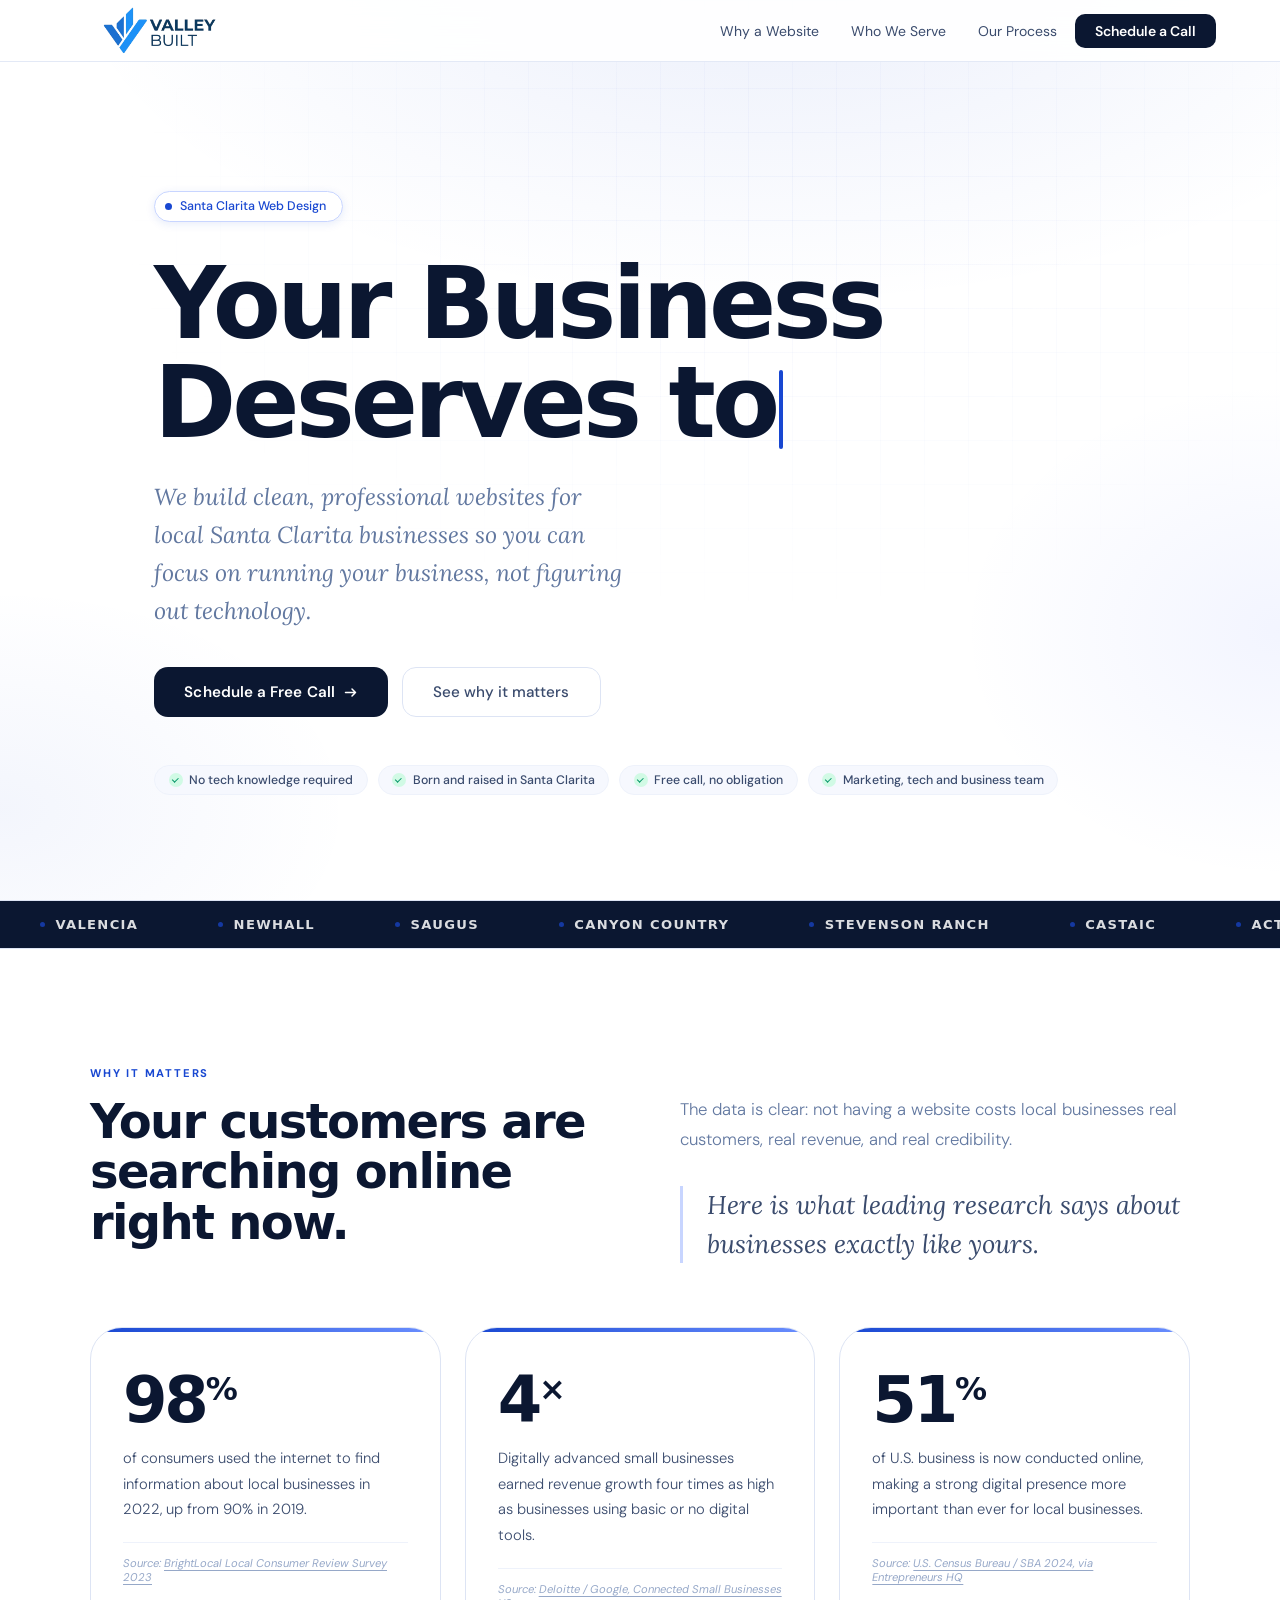
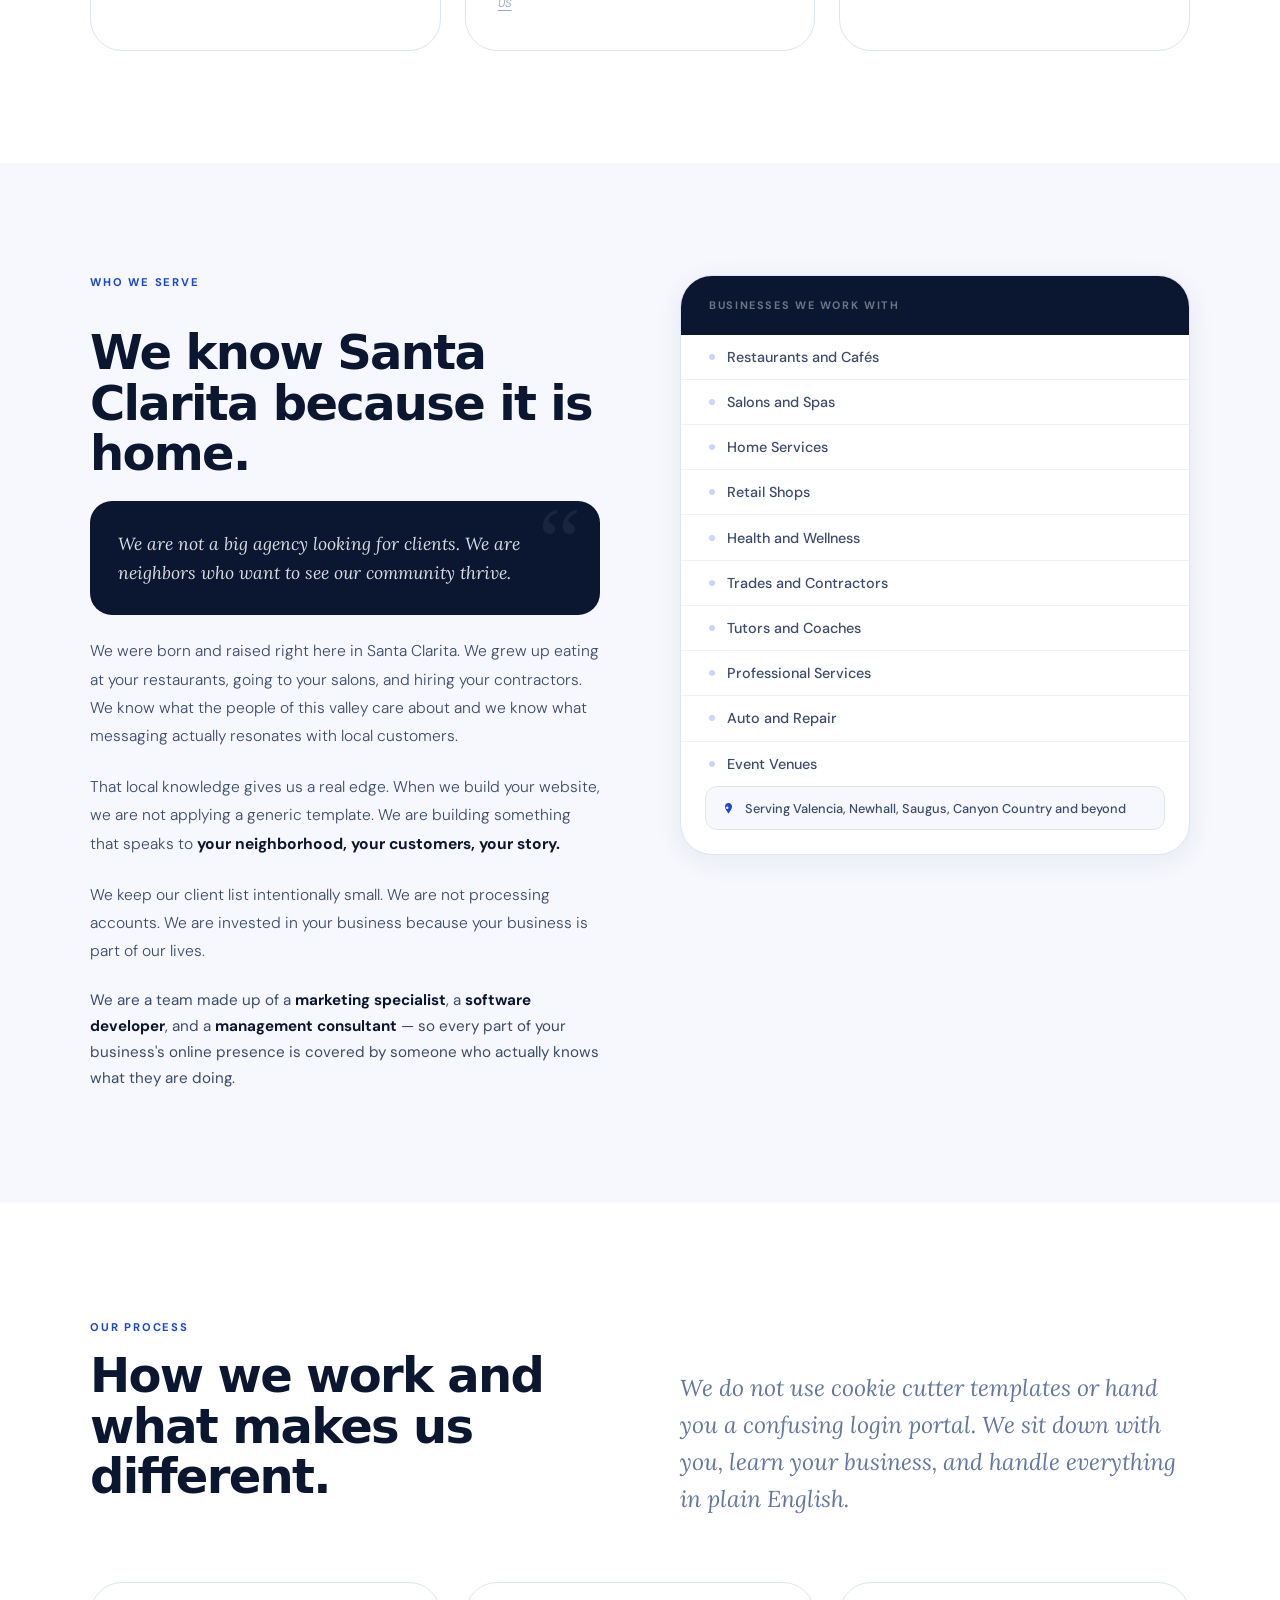
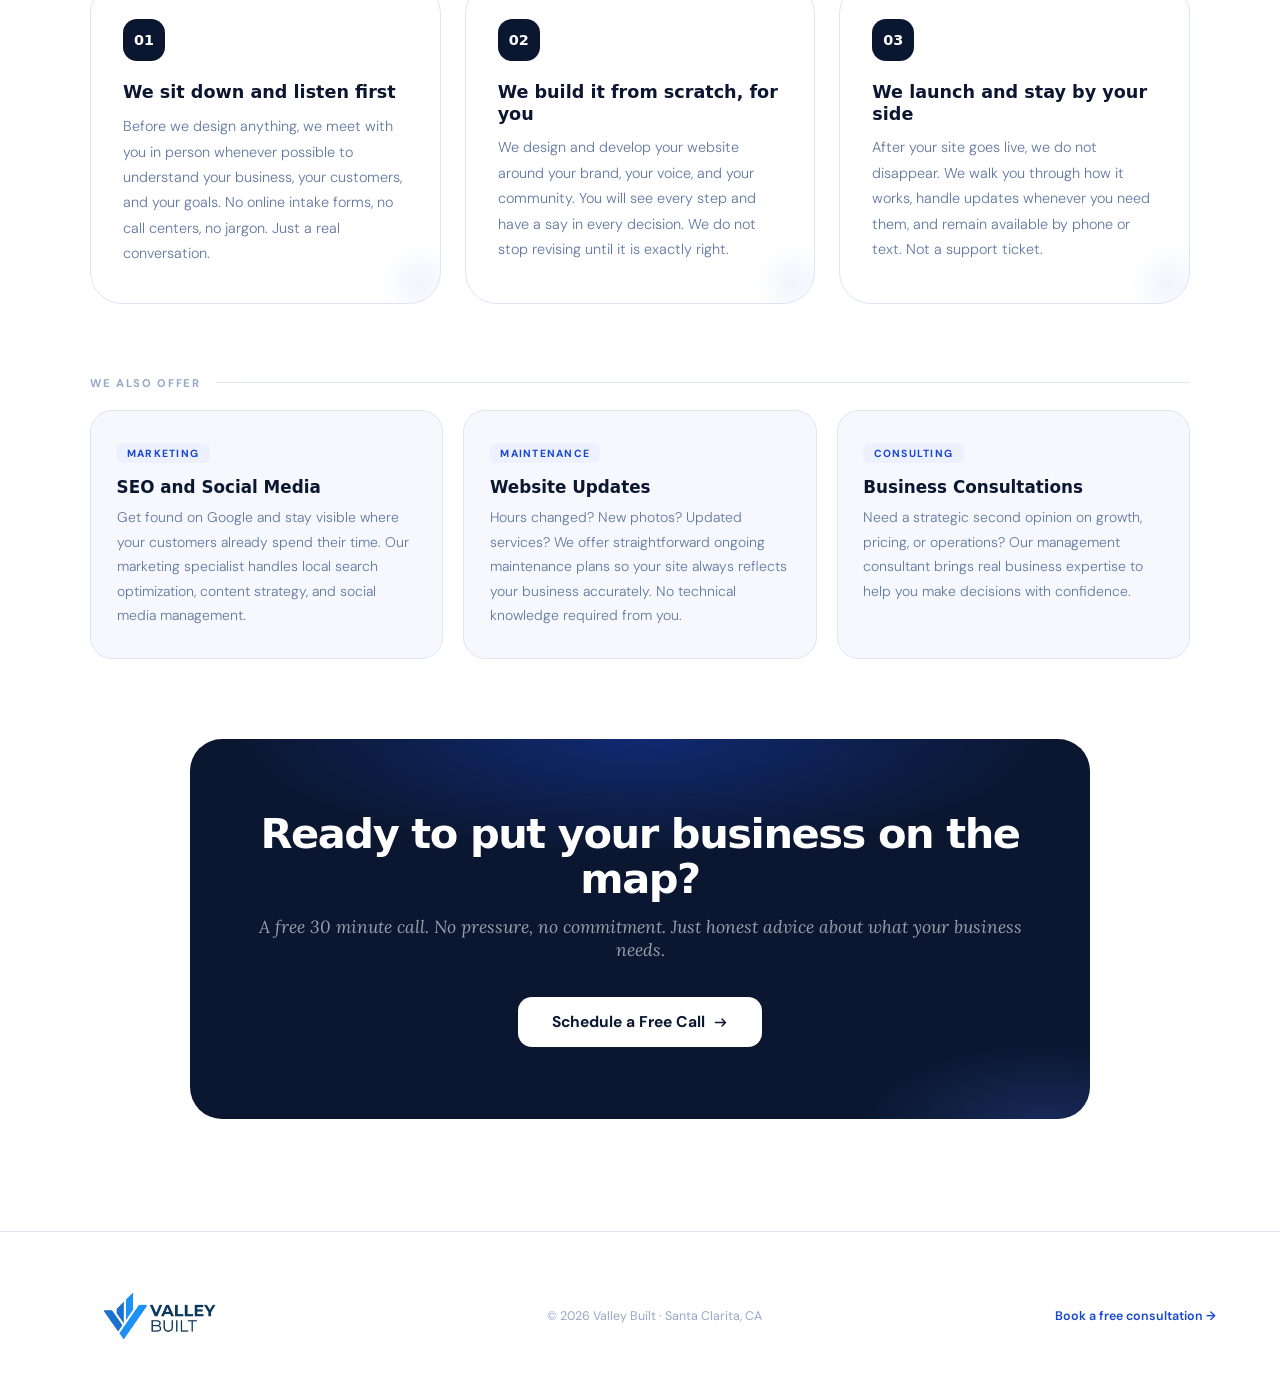
<file: src/index.html>
<!doctype html>
<html lang="en">
  <head>
    <meta charset="UTF-8" />
    <meta name="viewport" content="width=device-width, initial-scale=1.0" />
    <title>Valley Built - Santa Clarita Web Design</title>
    <link rel="preconnect" href="https://fonts.googleapis.com" />
    <link rel="preconnect" href="https://fonts.gstatic.com" crossorigin />
    <link
      href="https://fonts.googleapis.com/css2?family=Cabinet+Grotesk:wght@400;500;700;800;900&family=Lora:ital,wght@1,400;1,500;1,600&family=DM+Sans:ital,opsz,wght@0,9..40,300;0,9..40,400;0,9..40,500;1,9..40,300;1,9..40,400&display=swap"
      rel="stylesheet"
    />

    <link rel="stylesheet" href="styles.css" />
  </head>
  <body>
    <div data-component="navbar"></div>
    <main>
      <div data-component="hero"></div>
      <div data-component="marquee"></div>
      <div data-component="why"></div>
      <div data-component="serve"></div>
      <div data-component="process"></div>
    </main>
    <div data-component="footer"></div>
    <script src="app.js"></script>
  </body>
</html>
</file>
<file: src/styles.css>
*,
      *::before,
      *::after {
        box-sizing: border-box;
        margin: 0;
        padding: 0;
      }

      :root {
        --blue: #1847d1;
        --blue-dk: #1239b0;
        --blue-tint: #edf1ff;
        --blue-mid: #c8d5ff;
        --navy: #0b1731;
        --slate: #3a4b6d;
        --muted: #6278a0;
        --muted2: #96a8c8;
        --border: #dde4f4;
        --border2: #eef2fb;
        --white: #ffffff;
        --bg: #f6f8fe;
        --fh: "Cabinet Grotesk", system-ui, sans-serif;
        --fi: "Lora", Georgia, serif;
        --fb: "DM Sans", system-ui, sans-serif;
        --r: 14px;
        --r-lg: 22px;
        --r-xl: 32px;
      }

      html {
        scroll-behavior: smooth;
      }
      body {
        background: var(--white);
        color: var(--navy);
        font-family: var(--fb);
        -webkit-font-smoothing: antialiased;
        overflow-x: hidden;
      }

      /* ─────────────────── NAV ─────────────────── */
      nav {
        position: fixed;
        top: 0;
        left: 0;
        right: 0;
        z-index: 300;
        height: 62px;
        display: flex;
        align-items: center;
        justify-content: space-between;
        padding: 0 5vw;
        background: rgba(255, 255, 255, 0.9);
        backdrop-filter: blur(20px);
        border-bottom: 1px solid rgba(221, 228, 244, 0.8);
      }
      .logo {
        display: flex;
        align-items: center;
        text-decoration: none;
      }
      .logo img {
        display: block;
        width: auto;
        height: 104px;
        object-fit: contain;
      }
      .nav-right {
        display: flex;
        align-items: center;
        gap: 0.3rem;
        list-style: none;
      }
      .nav-right a {
        font-family: var(--fb);
        font-size: 0.875rem;
        font-weight: 400;
        color: var(--slate);
        text-decoration: none;
        padding: 0.45rem 0.85rem;
        border-radius: 9px;
        transition:
          background 0.15s,
          color 0.15s;
      }
      .nav-right a:hover {
        background: var(--bg);
        color: var(--navy);
      }
      .nav-right .cta-btn {
        background: var(--navy);
        color: var(--white) !important;
        font-weight: 600 !important;
        padding: 0.52rem 1.25rem !important;
        border-radius: 10px !important;
        transition:
          opacity 0.15s,
          transform 0.15s !important;
      }
      .nav-right .cta-btn:hover {
        opacity: 0.85 !important;
        transform: translateY(-1px);
        background: var(--navy) !important;
      }
      .nav-mob {
        display: none;
      }

      /* ─────────────────── HERO ─────────────────── */
      .hero {
        padding-top: 62px;
        min-height: 100svh;
        display: flex;
        flex-direction: column;
        position: relative;
        overflow: hidden;
      }
      .hero-bg {
        position: absolute;
        inset: 0;
        z-index: 0;
        background:
          radial-gradient(
            ellipse 85% 60% at 60% -5%,
            rgba(24, 71, 209, 0.09) 0%,
            transparent 65%
          ),
          radial-gradient(
            ellipse 45% 50% at 100% 70%,
            rgba(80, 110, 255, 0.07) 0%,
            transparent 55%
          ),
          radial-gradient(
            ellipse 50% 45% at 0% 90%,
            rgba(24, 71, 209, 0.05) 0%,
            transparent 55%
          );
      }
      .hero-lines {
        position: absolute;
        inset: 0;
        z-index: 0;
        background-image:
          linear-gradient(rgba(24, 71, 209, 0.04) 1px, transparent 1px),
          linear-gradient(90deg, rgba(24, 71, 209, 0.04) 1px, transparent 1px);
        background-size: 44px 44px;
        mask-image: radial-gradient(
          ellipse 65% 55% at 60% 25%,
          black 0%,
          transparent 80%
        );
      }

      .hero-inner {
        position: relative;
        z-index: 1;
        flex: 1;
        display: flex;
        flex-direction: column;
        justify-content: center;
        padding: 4rem 5vw 2.5rem;
        max-width: 1100px;
        margin: 0 auto;
        width: 100%;
      }

      .hero-label {
        display: inline-flex;
        align-items: center;
        gap: 0.55rem;
        background: var(--white);
        border: 1.5px solid var(--blue-mid);
        border-radius: 100px;
        padding: 0.38rem 1rem 0.38rem 0.6rem;
        font-family: var(--fb);
        font-size: 0.78rem;
        font-weight: 500;
        color: var(--blue);
        width: fit-content;
        margin-bottom: 2rem;
        box-shadow: 0 2px 10px rgba(24, 71, 209, 0.1);
        opacity: 0;
        animation: up 0.5s ease forwards 0.1s;
      }
      .pulse-dot {
        width: 7px;
        height: 7px;
        border-radius: 50%;
        background: var(--blue);
        animation: pulse 2s ease infinite;
      }
      @keyframes pulse {
        0%,
        100% {
          transform: scale(1);
          opacity: 1;
        }
        50% {
          transform: scale(0.6);
          opacity: 0.4;
        }
      }

      /* Giant headline — left aligned, mix of weights */
      h1.hero-h1 {
        font-family: var(--fh);
        font-size: clamp(3rem, 8vw, 6.2rem);
        font-weight: 900;
        line-height: 1;
        letter-spacing: -0.04em;
        color: var(--navy);
        margin-bottom: 1.6rem;
        max-width: 800px;
        opacity: 0;
        animation: up 0.01s ease forwards 0.25s;
      }
      h1.hero-h1 .light {
        font-weight: 400;
        color: var(--slate);
      }
      h1.hero-h1 .accent {
        color: var(--blue);
      }
      /* typewriter container */
      #typed-wrap {
        display: inline;
      }
      #typed-out {
        display: inline;
      }
      .cursor {
        display: inline-block;
        width: 4px;
        height: 0.8em;
        background: var(--blue);
        border-radius: 2px;
        vertical-align: middle;
        margin-left: 3px;
        animation: blink 0.9s step-end infinite;
      }
      @keyframes blink {
        0%,
        100% {
          opacity: 1;
        }
        50% {
          opacity: 0;
        }
      }

      /* Italic serif accent line */
      .hero-accent {
        font-family: var(--fi);
        font-size: clamp(1.1rem, 2vw, 1.45rem);
        font-style: italic;
        font-weight: 400;
        color: var(--muted);
        margin-bottom: 2.25rem;
        max-width: 480px;
        line-height: 1.65;
        opacity: 0;
        animation: up 0.6s ease forwards 0.5s;
      }

      .hero-ctas {
        display: flex;
        gap: 0.85rem;
        flex-wrap: wrap;
        margin-bottom: 3rem;
        opacity: 0;
        animation: up 0.6s ease forwards 0.65s;
      }
      .btn-dark {
        display: inline-flex;
        align-items: center;
        gap: 0.5rem;
        background: var(--navy);
        color: var(--white);
        font-family: var(--fb);
        font-size: 0.95rem;
        font-weight: 600;
        padding: 0.9rem 1.9rem;
        border-radius: var(--r);
        text-decoration: none;
        transition:
          opacity 0.15s,
          transform 0.15s;
        letter-spacing: 0.005em;
      }
      .btn-dark:hover {
        opacity: 0.85;
        transform: translateY(-2px);
      }
      .btn-outline {
        display: inline-flex;
        align-items: center;
        gap: 0.5rem;
        background: transparent;
        color: var(--slate);
        font-family: var(--fb);
        font-size: 0.95rem;
        font-weight: 500;
        padding: 0.9rem 1.9rem;
        border-radius: var(--r);
        border: 1.5px solid var(--border);
        text-decoration: none;
        transition:
          border-color 0.15s,
          color 0.15s,
          transform 0.15s;
      }
      .btn-outline:hover {
        border-color: var(--blue);
        color: var(--blue);
        transform: translateY(-1px);
      }

      /* trust chips */
      .chips {
        display: flex;
        gap: 0.6rem;
        flex-wrap: wrap;
        opacity: 0;
        animation: up 0.6s ease forwards 0.82s;
      }
      .chip {
        display: inline-flex;
        align-items: center;
        gap: 0.42rem;
        background: var(--bg);
        border: 1px solid var(--border2);
        border-radius: 100px;
        padding: 0.35rem 0.85rem;
        font-family: var(--fb);
        font-size: 0.77rem;
        font-weight: 500;
        color: var(--slate);
      }
      .chip-ok {
        width: 14px;
        height: 14px;
        border-radius: 50%;
        background: #d1fae5;
        display: flex;
        align-items: center;
        justify-content: center;
        flex-shrink: 0;
      }
      .chip-ok::before {
        content: "";
        width: 6px;
        height: 4px;
        border-left: 1.5px solid #059669;
        border-bottom: 1.5px solid #059669;
        transform: rotate(-45deg) translateY(-1px);
        display: block;
      }

      @keyframes up {
        from {
          opacity: 0;
          transform: translateY(16px);
        }
        to {
          opacity: 1;
          transform: translateY(0);
        }
      }

      /* ─────────────────── MARQUEE ─────────────────── */
      .marquee-section {
        border-top: 1px solid var(--border);
        border-bottom: 1px solid var(--border);
        background: var(--navy);
        padding: 0;
        overflow: hidden;
        position: relative;
      }
      .marquee-track {
        display: flex;
        align-items: center;
        gap: 0;
        white-space: nowrap;
        animation: marquee 28s linear infinite;
        width: max-content;
        padding: 1rem 0;
      }
      .marquee-track:hover {
        animation-play-state: paused;
      }
      .marquee-item {
        display: inline-flex;
        align-items: center;
        gap: 0.65rem;
        padding: 0 2.5rem;
        font-family: var(--fh);
        font-size: 0.82rem;
        font-weight: 700;
        letter-spacing: 0.1em;
        text-transform: uppercase;
        color: rgba(255, 255, 255, 0.85);
      }
      .marquee-sep {
        width: 5px;
        height: 5px;
        border-radius: 50%;
        background: var(--blue);
        opacity: 0.7;
        flex-shrink: 0;
      }
      @keyframes marquee {
        from {
          transform: translateX(0);
        }
        to {
          transform: translateX(-50%);
        }
      }

      /* ─────────────────── SHARED ─────────────────── */
      .section {
        padding: 7rem 5vw;
      }
      .section-alt {
        background: var(--bg);
      }
      .container {
        max-width: 1100px;
        margin: 0 auto;
      }

      .fade-in {
        opacity: 0;
        transition: opacity 0.7s ease;
      }
      .fade-in.is-visible {
        opacity: 1;
      }
      @media (prefers-reduced-motion: reduce) {
        .fade-in {
          opacity: 1;
          transition: none;
        }
      }

      .eyebrow {
        display: inline-block;
        font-family: var(--fb);
        font-size: 0.7rem;
        font-weight: 700;
        letter-spacing: 0.16em;
        text-transform: uppercase;
        color: var(--blue);
        margin-bottom: 1rem;
      }
      h2.h2 {
        font-family: var(--fh);
        font-size: clamp(2rem, 4vw, 3rem);
        font-weight: 900;
        letter-spacing: -0.035em;
        line-height: 1.05;
        color: var(--navy);
        margin-bottom: 1rem;
      }
      .lead {
        font-family: var(--fb);
        font-size: 1.05rem;
        font-weight: 300;
        color: var(--muted);
        line-height: 1.78;
      }

      /* ─────────────────── WHY SECTION ─────────────────── */
      .why-top {
        display: grid;
        grid-template-columns: 1fr 1fr;
        gap: 5rem;
        align-items: end;
        margin-bottom: 4rem;
      }
      /* italic editorial aside */
      .why-aside {
        font-family: var(--fi);
        font-size: clamp(1.2rem, 2vw, 1.6rem);
        font-style: italic;
        font-weight: 400;
        color: var(--slate);
        line-height: 1.5;
        border-left: 3px solid var(--blue-mid);
        padding-left: 1.5rem;
        margin-top: 2rem;
      }
      .stats-row {
        display: grid;
        grid-template-columns: repeat(3, 1fr);
        gap: 1.5rem;
      }
      .stat-card {
        background: var(--white);
        border: 1.5px solid var(--border);
        border-radius: var(--r-xl);
        padding: 2.5rem 2rem;
        position: relative;
        overflow: hidden;
        transition:
          transform 0.22s,
          box-shadow 0.22s;
      }
      .stat-stripe {
        position: absolute;
        top: 0;
        left: 0;
        right: 0;
        height: 4px;
        background: linear-gradient(90deg, var(--blue) 0%, #6b8fff 100%);
      }
      .stat-card:hover {
        transform: translateY(-5px);
        box-shadow: 0 16px 50px rgba(24, 71, 209, 0.12);
      }
      .stat-big {
        font-family: var(--fh);
        font-size: 4rem;
        font-weight: 900;
        letter-spacing: -0.05em;
        line-height: 1;
        color: var(--navy);
        margin-bottom: 0.85rem;
      }
      .stat-big sup {
        font-size: 2rem;
        vertical-align: super;
        letter-spacing: 0;
      }
      .stat-copy {
        font-size: 0.92rem;
        font-weight: 300;
        color: var(--slate);
        line-height: 1.75;
        margin-bottom: 1.2rem;
      }
      .stat-src {
        font-size: 0.7rem;
        font-style: italic;
        color: var(--muted2);
        border-top: 1px solid var(--border2);
        padding-top: 0.8rem;
      }
      .stat-src a {
        color: inherit;
        text-decoration: underline;
        text-decoration-thickness: 1px;
        text-underline-offset: 3px;
      }

      /* ─────────────────── SERVE SECTION ─────────────────── */
      .serve-grid {
        display: grid;
        grid-template-columns: 1fr 1fr;
        gap: 5rem;
        align-items: start;
      }
      .serve-left {
        display: flex;
        flex-direction: column;
        gap: 1.4rem;
      }
      .serve-left h2 {
        margin-bottom: 0;
      }
      /* Dark card quote */
      .dark-quote {
        background: var(--navy);
        border-radius: var(--r-lg);
        padding: 1.75rem 2rem 1.75rem 1.75rem;
        position: relative;
        overflow: hidden;
      }
      .dark-quote::before {
        content: "\201C";
        position: absolute;
        top: -0.5rem;
        right: 1.2rem;
        font-family: Georgia, serif;
        font-size: 6rem;
        line-height: 1;
        color: rgba(255, 255, 255, 0.06);
        pointer-events: none;
      }
      .dark-quote p {
        font-family: var(--fi);
        font-size: 1.1rem;
        font-style: italic;
        font-weight: 400;
        color: rgba(255, 255, 255, 0.85);
        line-height: 1.65;
        position: relative;
        z-index: 1;
      }
      .serve-copy {
        font-size: 0.975rem;
        font-weight: 300;
        color: var(--slate);
        line-height: 1.82;
      }
      .serve-copy strong {
        color: var(--navy);
        font-weight: 700;
      }
      /* team sentence */
      .team-sentence {
        font-family: var(--fb);
        font-size: 0.95rem;
        font-weight: 400;
        color: var(--slate);
        line-height: 1.7;
      }
      .team-sentence strong {
        color: var(--navy);
        font-weight: 700;
      }

      /* Industry card */
      .industry-card {
        background: var(--white);
        border: 1.5px solid var(--border);
        border-radius: var(--r-xl);
        overflow: hidden;
        box-shadow: 0 6px 28px rgba(11, 23, 49, 0.07);
      }
      .ind-card-head {
        background: var(--navy);
        padding: 1.4rem 1.75rem;
        font-family: var(--fb);
        font-size: 0.68rem;
        font-weight: 700;
        letter-spacing: 0.15em;
        text-transform: uppercase;
        color: rgba(255, 255, 255, 0.4);
      }
      .ind-list {
        list-style: none;
      }
      .ind-list li {
        display: flex;
        align-items: center;
        gap: 0.75rem;
        padding: 0.82rem 1.75rem;
        font-family: var(--fb);
        font-size: 0.9rem;
        font-weight: 500;
        color: var(--slate);
        border-bottom: 1px solid var(--border2);
        transition:
          background 0.15s,
          color 0.15s;
      }
      .ind-list li:last-child {
        border-bottom: none;
      }
      .ind-list li:hover {
        background: var(--bg);
        color: var(--navy);
      }
      .ind-dot {
        width: 6px;
        height: 6px;
        border-radius: 50%;
        background: var(--blue-mid);
        flex-shrink: 0;
        transition: background 0.15s;
      }
      .ind-list li:hover .ind-dot {
        background: var(--blue);
      }
      .sc-row {
        display: flex;
        align-items: center;
        gap: 0.65rem;
        margin: 0 1.5rem 1.5rem;
        padding: 0.8rem 1rem;
        background: var(--bg);
        border: 1px solid var(--border);
        border-radius: 12px;
        font-family: var(--fb);
        font-size: 0.8rem;
        font-weight: 500;
        color: var(--slate);
      }

      /* ─────────────────── PROCESS SECTION ─────────────────── */
      .process-header {
        display: grid;
        grid-template-columns: 1fr 1fr;
        gap: 5rem;
        align-items: end;
        margin-bottom: 4rem;
      }
      .process-italic {
        font-family: var(--fi);
        font-size: clamp(1.1rem, 1.8vw, 1.45rem);
        font-style: italic;
        font-weight: 400;
        color: var(--muted);
        line-height: 1.6;
      }
      .steps-row {
        display: grid;
        grid-template-columns: repeat(3, 1fr);
        gap: 1.5rem;
        margin-bottom: 4.5rem;
      }
      .step-card {
        background: var(--white);
        border: 1.5px solid var(--border);
        border-radius: var(--r-xl);
        padding: 2.25rem 2rem;
        position: relative;
        transition:
          transform 0.2s,
          box-shadow 0.2s,
          border-color 0.2s;
        overflow: hidden;
      }
      .step-card::after {
        content: "";
        position: absolute;
        bottom: -20px;
        right: -20px;
        width: 80px;
        height: 80px;
        border-radius: 50%;
        background: radial-gradient(
          circle,
          rgba(24, 71, 209, 0.06),
          transparent 70%
        );
      }
      .step-card:hover {
        transform: translateY(-5px);
        box-shadow: 0 14px 44px rgba(24, 71, 209, 0.1);
        border-color: var(--blue-mid);
      }
      .step-num {
        width: 42px;
        height: 42px;
        border-radius: 14px;
        background: var(--navy);
        color: var(--white);
        display: flex;
        align-items: center;
        justify-content: center;
        font-family: var(--fh);
        font-size: 0.9rem;
        font-weight: 900;
        margin-bottom: 1.35rem;
        flex-shrink: 0;
      }
      .step-card h3 {
        font-family: var(--fh);
        font-size: 1.1rem;
        font-weight: 800;
        color: var(--navy);
        margin-bottom: 0.65rem;
        line-height: 1.22;
      }
      .step-card p {
        font-family: var(--fb);
        font-size: 0.9rem;
        font-weight: 300;
        color: var(--muted);
        line-height: 1.77;
      }

      /* services strip */
      .svc-label {
        font-family: var(--fb);
        font-size: 0.7rem;
        font-weight: 700;
        letter-spacing: 0.15em;
        text-transform: uppercase;
        color: var(--muted2);
        display: flex;
        align-items: center;
        gap: 1rem;
        margin-bottom: 1.25rem;
      }
      .svc-label::after {
        content: "";
        flex: 1;
        height: 1px;
        background: var(--border);
      }
      .svc-row {
        display: grid;
        grid-template-columns: repeat(3, 1fr);
        gap: 1.25rem;
        margin-bottom: 5rem;
      }
      .svc-card {
        background: var(--bg);
        border: 1.5px solid var(--border);
        border-radius: var(--r-lg);
        padding: 1.85rem 1.6rem;
        transition:
          border-color 0.2s,
          transform 0.2s,
          background 0.2s;
      }
      .svc-card:hover {
        border-color: var(--blue);
        transform: translateY(-3px);
        background: var(--white);
      }
      .svc-pill {
        display: inline-block;
        font-family: var(--fb);
        font-size: 0.65rem;
        font-weight: 700;
        letter-spacing: 0.12em;
        text-transform: uppercase;
        color: var(--blue);
        background: var(--blue-tint);
        border-radius: 6px;
        padding: 0.22rem 0.65rem;
        margin-bottom: 0.9rem;
      }
      .svc-card h4 {
        font-family: var(--fh);
        font-size: 1.05rem;
        font-weight: 800;
        color: var(--navy);
        margin-bottom: 0.5rem;
      }
      .svc-card p {
        font-family: var(--fb);
        font-size: 0.875rem;
        font-weight: 300;
        color: var(--muted);
        line-height: 1.75;
      }

      /* ─────────────────── CTA BLOCK ─────────────────── */
      .cta-wrap {
        max-width: 900px;
        margin: 0 auto;
      }
      .cta-block {
        background: var(--navy);
        border-radius: var(--r-xl);
        padding: 4.5rem 3.5rem;
        text-align: center;
        position: relative;
        overflow: hidden;
      }
      .cta-block::before {
        content: "";
        position: absolute;
        inset: 0;
        background:
          radial-gradient(
            ellipse 75% 50% at 50% 0%,
            rgba(24, 71, 209, 0.4),
            transparent 60%
          ),
          radial-gradient(
            ellipse 40% 40% at 95% 100%,
            rgba(80, 120, 255, 0.18),
            transparent 50%
          );
      }
      .cta-inner {
        position: relative;
        z-index: 1;
      }
      .cta-block h3 {
        font-family: var(--fh);
        font-size: clamp(1.9rem, 3.5vw, 2.6rem);
        font-weight: 900;
        letter-spacing: -0.035em;
        color: var(--white);
        margin-bottom: 0.8rem;
        line-height: 1.1;
      }
      .cta-block .cta-sub {
        font-family: var(--fi);
        font-size: 1.1rem;
        font-style: italic;
        font-weight: 400;
        color: rgba(255, 255, 255, 0.58);
        margin-bottom: 2.25rem;
      }
      .btn-cta {
        display: inline-flex;
        align-items: center;
        gap: 0.5rem;
        background: var(--white);
        color: var(--navy);
        font-family: var(--fb);
        font-size: 0.975rem;
        font-weight: 700;
        padding: 0.95rem 2.1rem;
        border-radius: var(--r);
        text-decoration: none;
        transition:
          background 0.15s,
          transform 0.15s;
      }
      .btn-cta:hover {
        background: var(--blue-tint);
        transform: translateY(-2px);
      }

      /* ─────────────────── FOOTER ─────────────────── */
      footer {
        border-top: 1px solid var(--border);
        padding: 2rem 5vw;
        display: flex;
        justify-content: space-between;
        align-items: center;
        flex-wrap: wrap;
        gap: 1rem;
      }
      .footer-logo {
        display: flex;
        align-items: center;
        text-decoration: none;
      }
      .footer-logo img {
        display: block;
        width: auto;
        height: 104px;
        object-fit: contain;
      }
      footer p {
        font-family: var(--fb);
        font-size: 0.78rem;
        color: var(--muted2);
      }
      footer a.foot-link {
        font-family: var(--fb);
        font-size: 0.78rem;
        color: var(--blue);
        text-decoration: none;
        font-weight: 600;
      }
      footer a.foot-link:hover {
        text-decoration: underline;
      }

      /* ─────────────────── MOBILE ─────────────────── */
      @media (max-width: 860px) {
        .why-top,
        .serve-grid,
        .process-header {
          grid-template-columns: 1fr;
          gap: 2.5rem;
        }
        .why-aside {
          margin-top: 0;
        }
        .stats-row,
        .steps-row,
        .svc-row {
          grid-template-columns: 1fr;
          gap: 1.25rem;
        }
        .hide-mob {
          display: none !important;
        }
        nav {
          padding: 0 4vw;
        }
        .nav-mob {
          display: flex;
          align-items: center;
        }
        .section {
          padding: 5rem 4vw;
        }
        .cta-block {
          padding: 3rem 1.75rem;
        }
        h1.hero-h1 {
          font-size: clamp(2.6rem, 11vw, 5rem);
        }
        .hero-inner {
          padding: 3.5rem 4vw 2rem;
        }
      }
      @media (max-width: 540px) {
        .hero-ctas {
          flex-direction: column;
          align-items: flex-start;
        }
        .chips {
          gap: 0.5rem;
        }
        .stats-row,
        .steps-row,
        .svc-row {
          grid-template-columns: 1fr;
        }
        .process-header {
          grid-template-columns: 1fr;
          gap: 2rem;
        }
      }
</file>
